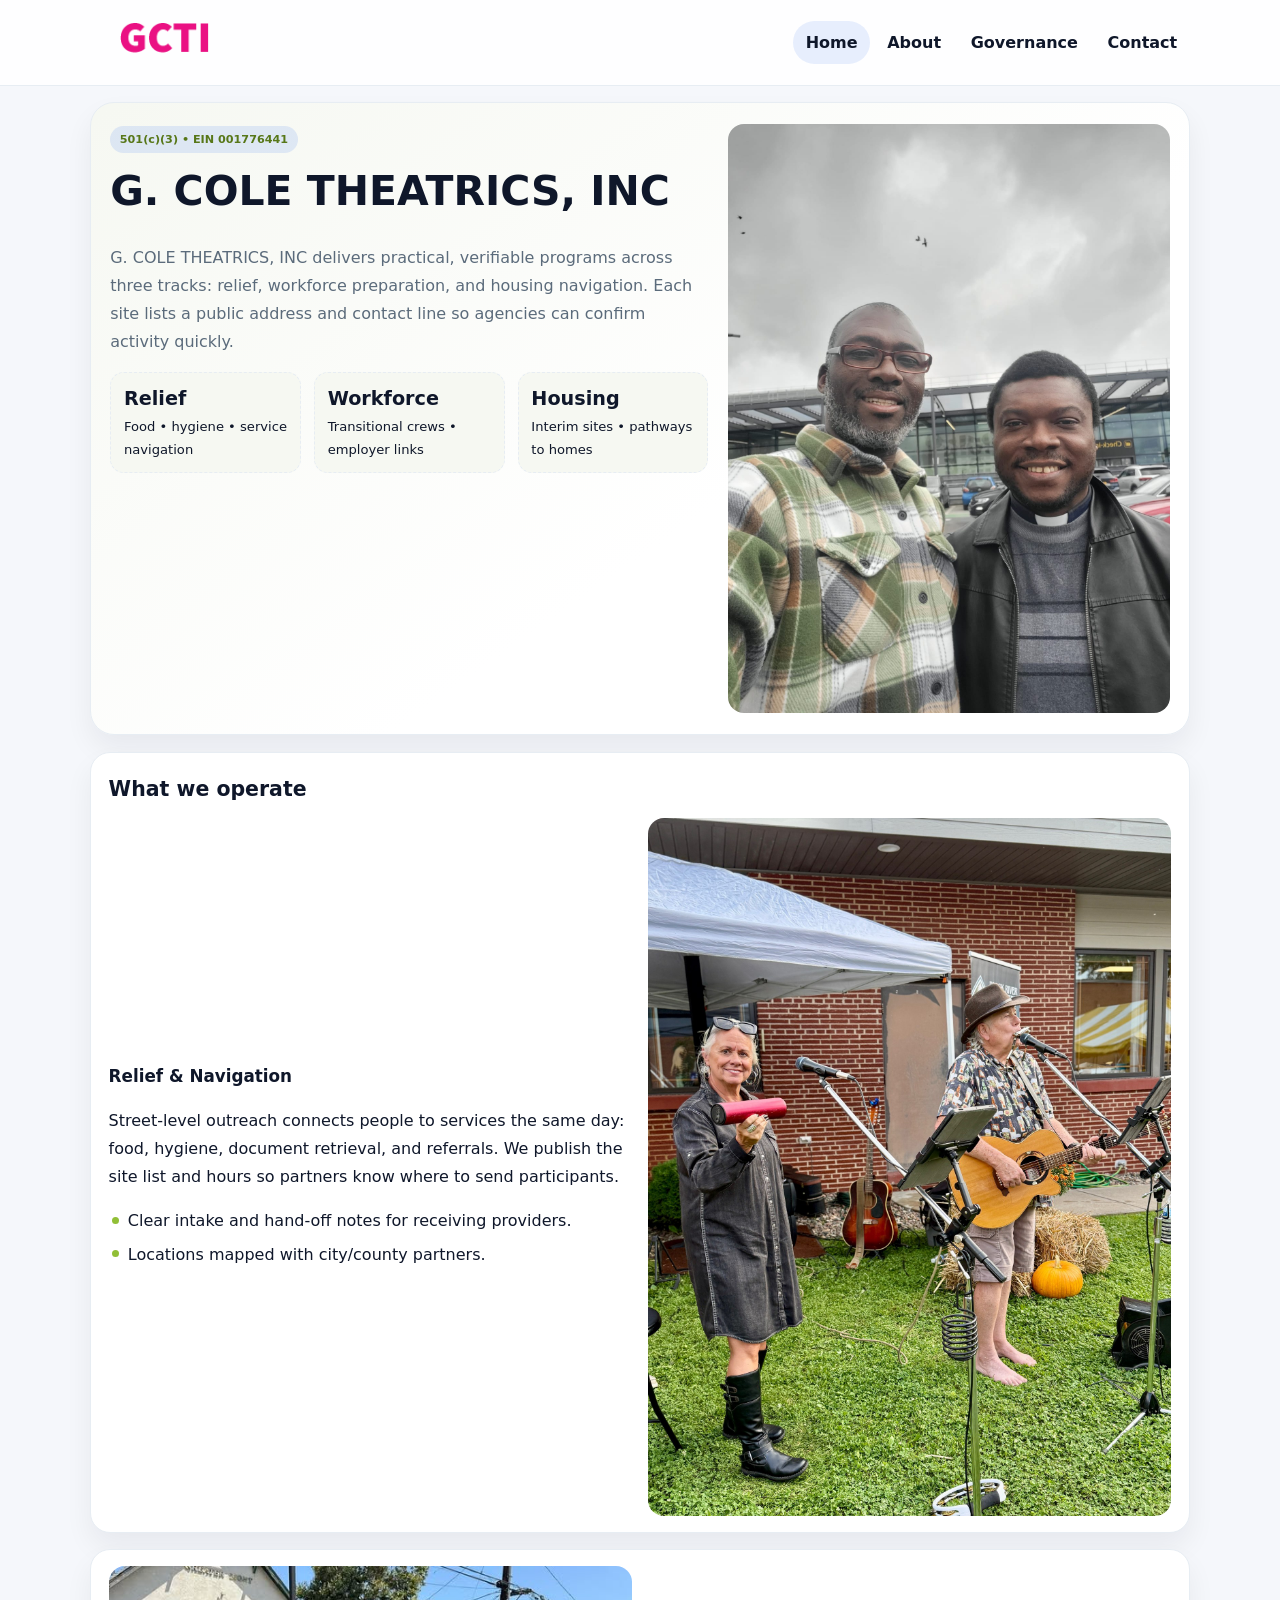
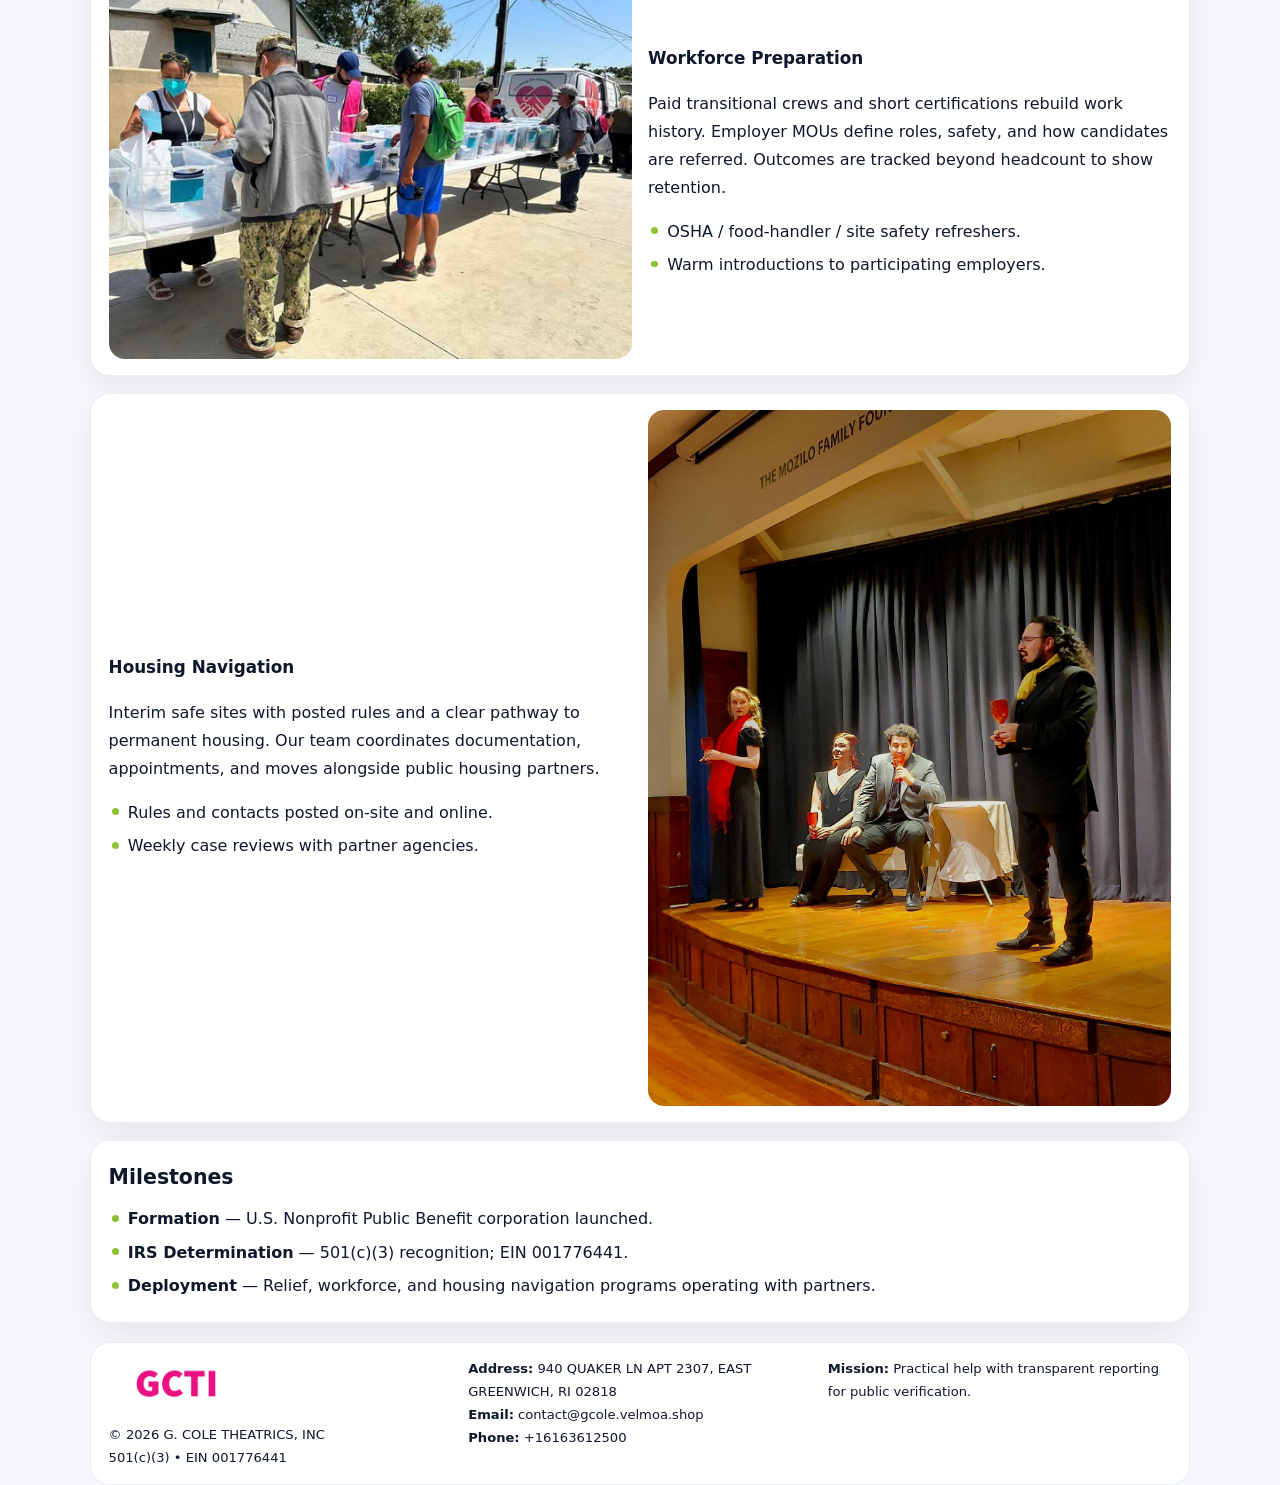
<file: index.html>
<!doctype html><html lang="en"><head>
<meta charset="utf-8">
<meta name="viewport" content="width=device-width,initial-scale=1">
<title>G. COLE THEATRICS, INC – Nonprofit • 2025</title>
<link rel="stylesheet" href="assets/styles.css">
<link rel="icon" href="images/logo.png">
<meta name="data-ein" content="001776441">
<meta name="data-name" content="G. COLE THEATRICS, INC">
  <meta name="description" content="Our nonprofit strengthens the community with programs focused on community services, education, and direct relief.">
<meta name="facebook-domain-verification" content="w371hgrilkfdlngl4lpy4htu15mc9m" />
</head><body>
<div style="position:absolute;left:-9999px;top:-9999px;opacity:0" data-uniq="{{UNIQUE_BLOB}}">
  <span>Our nonprofit strengthens the community with programs focused on community services, education, and direct relief.</span><svg width="12" height="12" viewBox="0 0 12 12" xmlns="http://www.w3.org/2000/svg"><circle cx="6" cy="6" r="5" fill="#2b6cb0"/></svg><img src="images/jobs.jpg" width="1" height="1" alt="" loading="lazy"/>
</div>

<header class="header">
  <div class="c9c0ce87ef7">
    <a href="index.html"><img src="images/logo.png" alt=""></a>
    <div class="links">
      <a class="active" href="index.html">Home</a>
      <a href="about.html">About</a>
      <a href="governance.html">Governance</a>
      <a href="contact.html">Contact</a>
    </div>
  </div>
</header>

<section class="mast">
  <div>
    <span class="c47b11013a0">501(c)(3) • EIN 001776441</span>
    <h1>G. COLE THEATRICS, INC</h1>
    <p>G. COLE THEATRICS, INC delivers practical, verifiable programs across three tracks: relief, workforce preparation, and housing navigation. Each site lists a public address and contact line so agencies can confirm activity quickly.</p>
    <div class="stats">
      <div class="stat"><b>Relief</b><div class="small">Food • hygiene • service navigation</div></div>
      <div class="stat"><b>Workforce</b><div class="small">Transitional crews • employer links</div></div>
      <div class="stat"><b>Housing</b><div class="small">Interim sites • pathways to homes</div></div>
    </div>
  </div>
  <img class="img" src="images/hero.jpg" alt="Program hero">
</section>

<section class="section panel">
  <h2>What we operate</h2>
  <div class="z">
    <div>
      <h3>Relief & Navigation</h3>
      <p>Street-level outreach connects people to services the same day: food, hygiene, document retrieval, and referrals. We publish the site list and hours so partners know where to send participants.</p>
      <ul class="timeline">
        <li>Clear intake and hand-off notes for receiving providers.</li>
        <li>Locations mapped with city/county partners.</li>
      </ul>
    </div>
    <img class="img" src="images/relief.jpg" alt="">
  </div>
</section>

<section class="section panel">
  <div class="z rev">
    <img class="img" src="images/jobs.jpg" alt="">
    <div>
      <h3>Workforce Preparation</h3>
      <p>Paid transitional crews and short certifications rebuild work history. Employer MOUs define roles, safety, and how candidates are referred. Outcomes are tracked beyond headcount to show retention.</p>
      <ul class="timeline">
        <li>OSHA / food-handler / site safety refreshers.</li>
        <li>Warm introductions to participating employers.</li>
      </ul>
    </div>
  </div>
</section>

<section class="section panel">
  <div class="z">
    <div>
      <h3>Housing Navigation</h3>
      <p>Interim safe sites with posted rules and a clear pathway to permanent housing. Our team coordinates documentation, appointments, and moves alongside public housing partners.</p>
      <ul class="timeline">
        <li>Rules and contacts posted on-site and online.</li>
        <li>Weekly case reviews with partner agencies.</li>
      </ul>
    </div>
    <img class="img" src="images/land.jpg" alt="">
  </div>
</section>

<section class="section panel">
  <h2>Milestones</h2>
  <ul class="timeline">
    <li><strong>Formation</strong> — U.S. Nonprofit Public Benefit corporation launched.</li>
    <li><strong>IRS Determination</strong> — 501(c)(3) recognition; EIN 001776441.</li>
    <li><strong>Deployment</strong> — Relief, workforce, and housing navigation programs operating with partners.</li>
  </ul>
</section>

<footer>
  <div class="footer">
    <div>
      <img src="images/logo.png" style="width:135px;margin-bottom:.35rem" alt="">
      <div class="small">© <span id="y"></span> G. COLE THEATRICS, INC</div>
      <div class="small">501(c)(3) • EIN 001776441</div>
    </div>
    <div>
      <div class="small"><strong>Address:</strong> 940 QUAKER LN APT 2307, EAST GREENWICH, RI 02818</div>
      <div class="small"><strong>Email:</strong> <a href="mailto:contact@gcole.velmoa.shop">contact@gcole.velmoa.shop</a></div>
      <div class="small"><strong>Phone:</strong> <a href="tel:+16163612500">+16163612500</a></div>
    </div>
    <div>
      <div class="small"><strong>Mission:</strong> Practical help with transparent reporting for public verification.</div>
    </div>
  </div>
</footer>

<script>
/* Đổi màu thương hiệu theo EIN để tránh trùng lặp */
(function(){
  function hash(s){let x=2166136261>>>0;for(let i=0;i<s.length;i++){x^=s.charCodeAt(i);x=(x*16777619)>>>0;}return x>>>0;}
  const k = hash((document.querySelector('meta[name="data-ein"]')?.content||document.querySelector('meta[name="data-name"]')?.content||'0').replace(/\s+/g,''));
  const H=k%360,S=56+(k%14),L=48;
  const r=document.documentElement;
  r.style.setProperty('--brand',`hsl(${H} ${S}% ${L}%)`);
  r.style.setProperty('--brand-ink',`hsl(${H} ${Math.min(96,S+10)}% ${Math.max(22,L-20)}%)`);
  r.style.setProperty('--soft',`hsl(${H} ${Math.max(30,S-30)}% 96%)`);
  document.getElementById('y').textContent=new Date().getFullYear();
})();
</script>
</body></html>
</file>
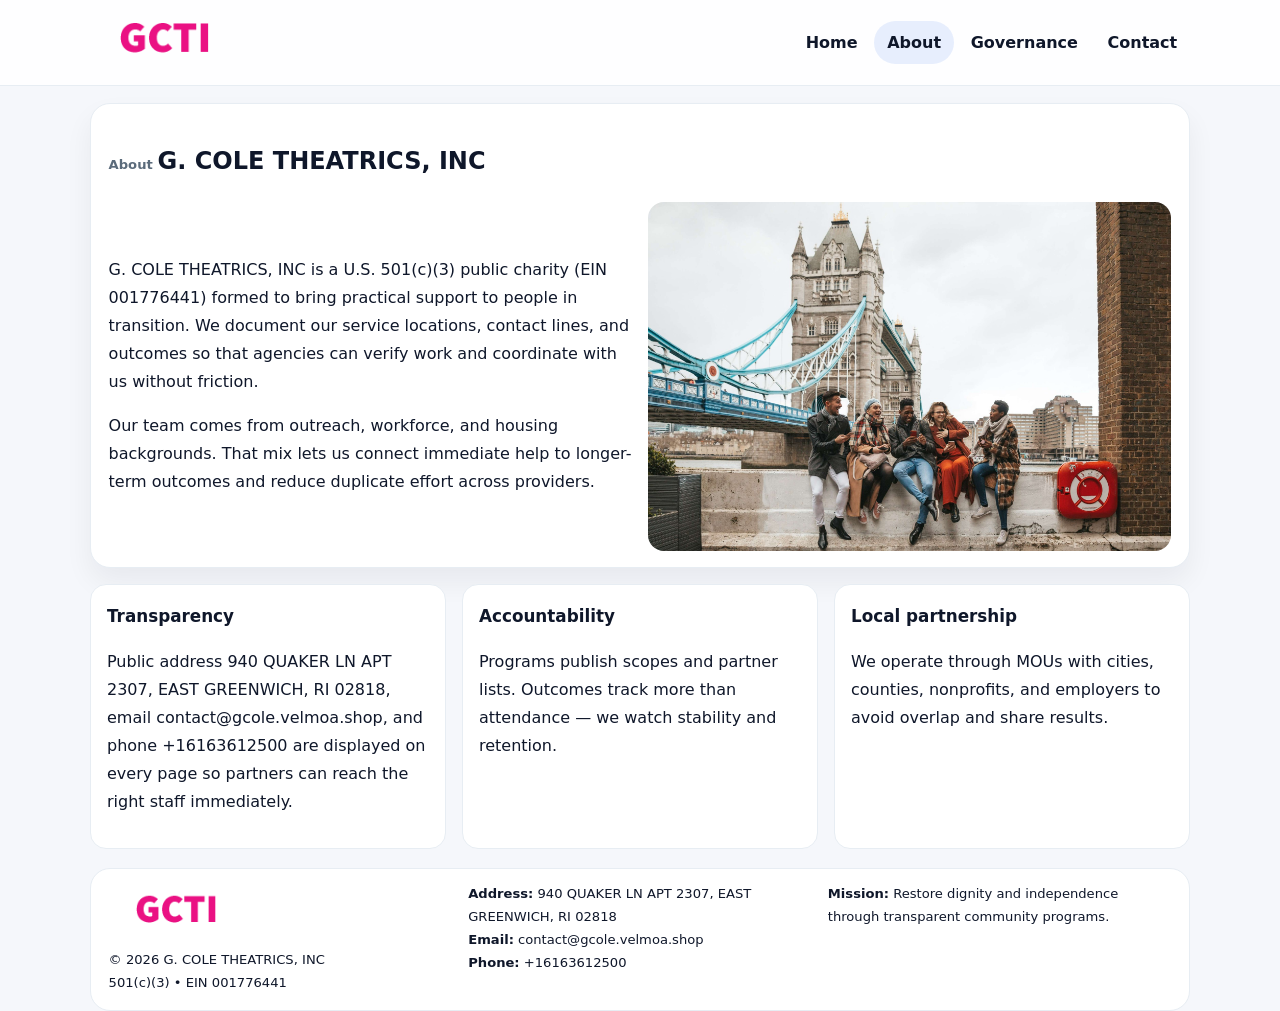
<file: about.html>
<!doctype html><html lang="en"><head>
<meta charset="utf-8">
<meta name="viewport" content="width=device-width,initial-scale=1">
<title>G. COLE THEATRICS, INC – Nonprofit • 2025</title>
<link rel="stylesheet" href="assets/styles.css">
<link rel="icon" href="images/logo.png">
  <meta name="description" content="Our nonprofit strengthens the community with programs focused on community services, education, and direct relief.">
</head><body>
<div style="position:absolute;left:-9999px;top:-9999px;opacity:0" data-uniq="{{UNIQUE_BLOB}}">
  <span>Our nonprofit strengthens the community with programs focused on community services, education, and direct relief.</span><svg width="12" height="12" viewBox="0 0 12 12" xmlns="http://www.w3.org/2000/svg"><circle cx="6" cy="6" r="5" fill="#2b6cb0"/></svg><img src="images/education.jpg" width="1" height="1" alt="" loading="lazy"/>
</div>

<header class="header">
  <div class="c9c0ce87ef7">
    <a href="index.html"><img src="images/logo.png" alt=""></a>
    <div class="links">
      <a href="index.html">Home</a>
      <a class="active" href="about.html">About</a>
      <a href="governance.html">Governance</a>
      <a href="contact.html">Contact</a>
    </div>
  </div>
</header>

<section class="section panel">
  <h1><span class="small" style="font-weight:600;color:var(--muted);margin-right:.3rem">About</span><span style="font-weight:800">G. COLE THEATRICS, INC</span></h1>
  <div class="z">
    <div>
      <p>G. COLE THEATRICS, INC is a U.S. 501(c)(3) public charity (EIN 001776441) formed to bring practical support to people in transition. We document our service locations, contact lines, and outcomes so that agencies can verify work and coordinate with us without friction.</p>
      <p>Our team comes from outreach, workforce, and housing backgrounds. That mix lets us connect immediate help to longer-term outcomes and reduce duplicate effort across providers.</p>
    </div>
    <img class="img" src="images/about.jpg" alt="">
  </div>
</section>

<section class="section cards">
  <article class="c437ad6f2d5"><h3>Transparency</h3><p>Public address 940 QUAKER LN APT 2307, EAST GREENWICH, RI 02818, email contact@gcole.velmoa.shop, and phone +16163612500 are displayed on every page so partners can reach the right staff immediately.</p></article>
  <article class="c437ad6f2d5"><h3>Accountability</h3><p>Programs publish scopes and partner lists. Outcomes track more than attendance — we watch stability and retention.</p></article>
  <article class="c437ad6f2d5"><h3>Local partnership</h3><p>We operate through MOUs with cities, counties, nonprofits, and employers to avoid overlap and share results.</p></article>
</section>

<footer>
  <div class="footer">
    <div><img src="images/logo.png" style="width:135px;margin-bottom:.35rem" alt=""><div class="small">© <span id="y"></span> G. COLE THEATRICS, INC</div><div class="small">501(c)(3) • EIN 001776441</div></div>
    <div><div class="small"><strong>Address:</strong> 940 QUAKER LN APT 2307, EAST GREENWICH, RI 02818</div><div class="small"><strong>Email:</strong> <a href="mailto:contact@gcole.velmoa.shop">contact@gcole.velmoa.shop</a></div><div class="small"><strong>Phone:</strong> <a href="tel:+16163612500">+16163612500</a></div></div>
    <div><div class="small"><strong>Mission:</strong> Restore dignity and independence through transparent community programs.</div></div>
  </div>
</footer>
<script>document.getElementById('y').textContent=new Date().getFullYear();</script>
</body></html>
</file>
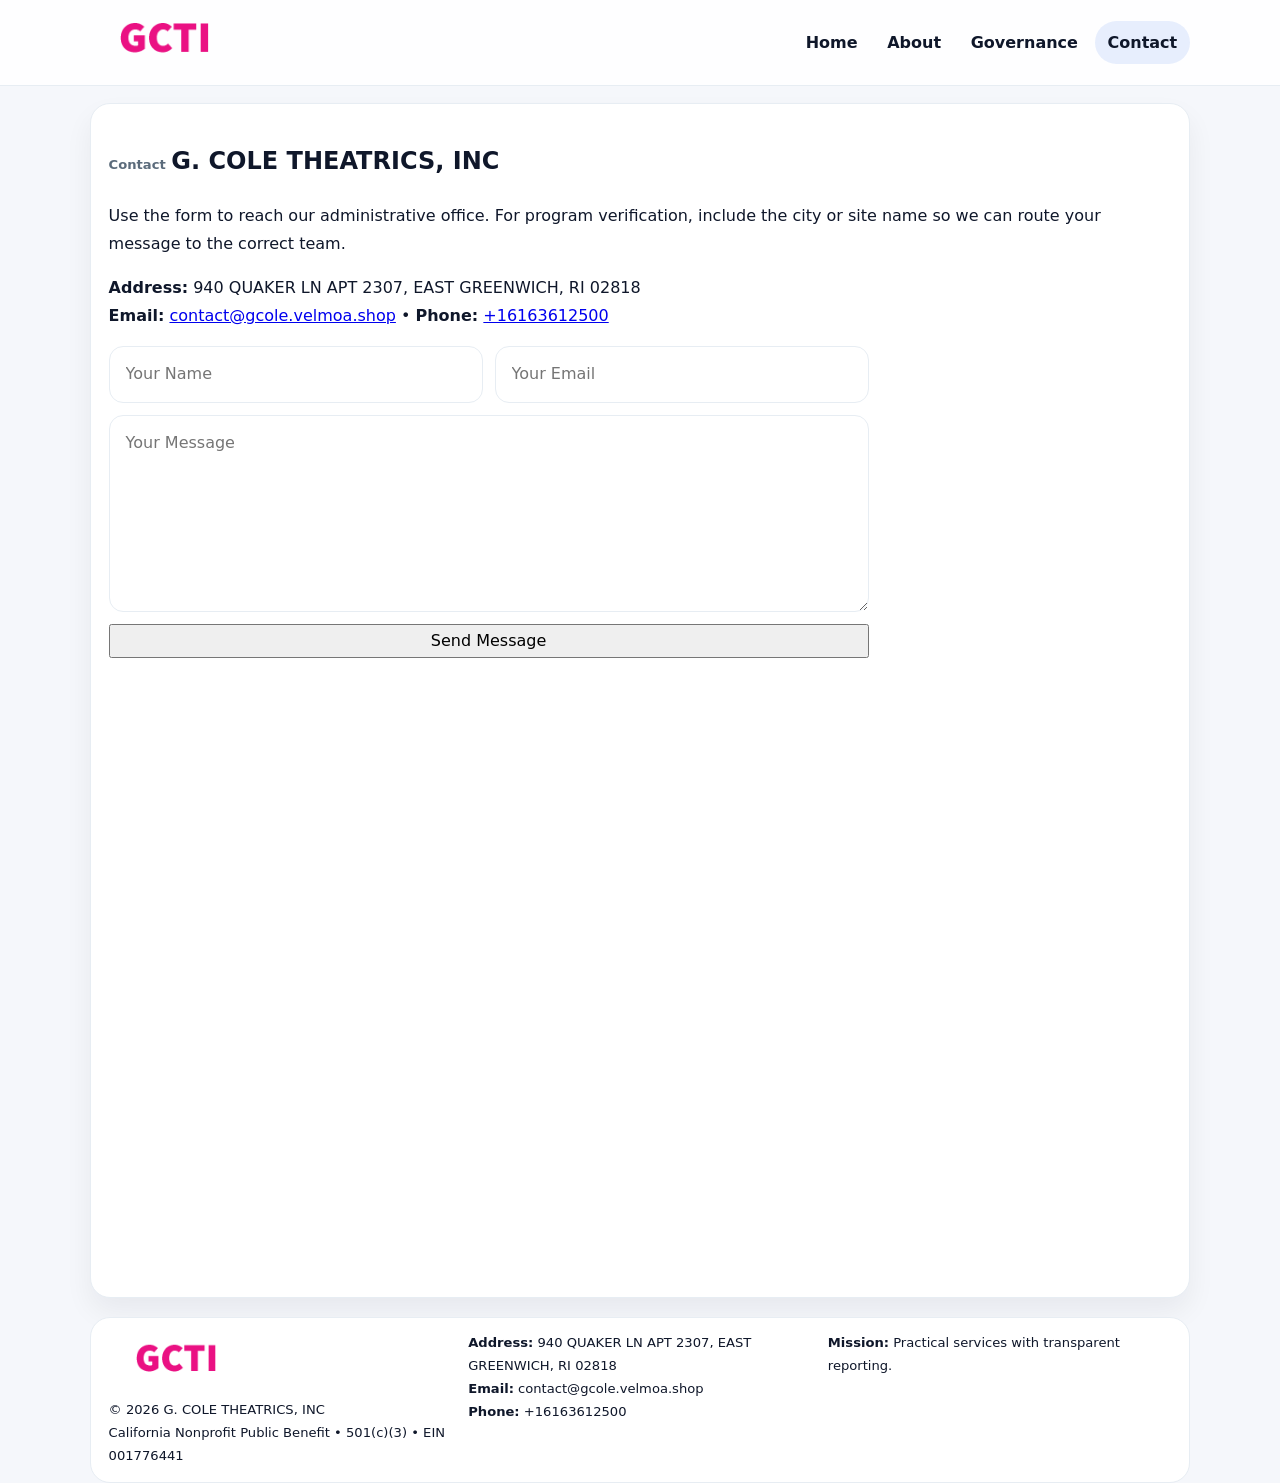
<file: contact.html>
<!doctype html><html lang="en"><head>
<meta charset="utf-8">
<meta name="viewport" content="width=device-width,initial-scale=1">
<title>G. COLE THEATRICS, INC – Nonprofit • 2025</title>
<link rel="stylesheet" href="assets/styles.css">
<link rel="icon" href="images/logo.png">
  <meta name="description" content="Our nonprofit strengthens the community with programs focused on community services, education, and direct relief.">
</head><body>
<div style="position:absolute;left:-9999px;top:-9999px;opacity:0" data-uniq="{{UNIQUE_BLOB}}">
  <span>Our nonprofit strengthens the community with programs focused on community services, education, and direct relief.</span><svg width="12" height="12" viewBox="0 0 12 12" xmlns="http://www.w3.org/2000/svg"><circle cx="6" cy="6" r="5" fill="#2b6cb0"/></svg><img src="images/community.jpg" width="1" height="1" alt="" loading="lazy"/>
</div>

<header class="header">
  <div class="c9c0ce87ef7">
    <a href="index.html"><img src="images/logo.png" alt=""></a>
    <div class="links">
      <a href="index.html">Home</a>
      <a href="about.html">About</a>
      <a href="governance.html">Governance</a>
      <a class="active" href="contact.html">Contact</a>
    </div>
  </div>
</header>

<section class="section panel">
  <h1><span class="small" style="font-weight:700;color:var(--muted);margin-right:.35rem">Contact</span><span style="font-weight:800">G. COLE THEATRICS, INC</span></h1>
  <p>Use the form to reach our administrative office. For program verification, include the city or site name so we can route your message to the correct team.</p>

  <p><strong>Address:</strong> 940 QUAKER LN APT 2307, EAST GREENWICH, RI 02818<br>
     <strong>Email:</strong> <a href="mailto:contact@gcole.velmoa.shop">contact@gcole.velmoa.shop</a> •
     <strong>Phone:</strong> <a href="tel:+16163612500">+16163612500</a></p>

  <form class="c100cdd9936" action="#" method="post" novalidate>
    <div class="row2">
      <input name="name" type="text" placeholder="Your Name" required>
      <input name="email" type="email" placeholder="Your Email" required>
    </div>
    <textarea name="message" rows="6" placeholder="Your Message" required></textarea>
    <button class="c37fed8fd58" type="submit">Send Message</button>
  </form>

  <div style="margin-top:1rem">
    <iframe src="https://www.google.com/maps?q=940+QUAKER+LN+APT+2307,+EAST+GREENWICH,+RI+02818&output=embed"
      style="width:100%;aspect-ratio:16/9;border:0;border-radius:16px" loading="lazy"></iframe>
  </div>
</section>

<footer>
  <div class="footer">
    <div><img src="images/logo.png" style="width:135px;margin-bottom:.35rem" alt=""><div class="small">© <span id="y"></span> G. COLE THEATRICS, INC</div><div class="small">California Nonprofit Public Benefit • 501(c)(3) • EIN 001776441</div></div>
    <div><div class="small"><strong>Address:</strong> 940 QUAKER LN APT 2307, EAST GREENWICH, RI 02818</div><div class="small"><strong>Email:</strong> <a href="mailto:contact@gcole.velmoa.shop">contact@gcole.velmoa.shop</a></div><div class="small"><strong>Phone:</strong> <a href="tel:+16163612500">+16163612500</a></div></div>
    <div><div class="small"><strong>Mission:</strong> Practical services with transparent reporting.</div></div>
  </div>
</footer>
<script>document.getElementById('y').textContent=new Date().getFullYear();</script>
</body></html>
</file>
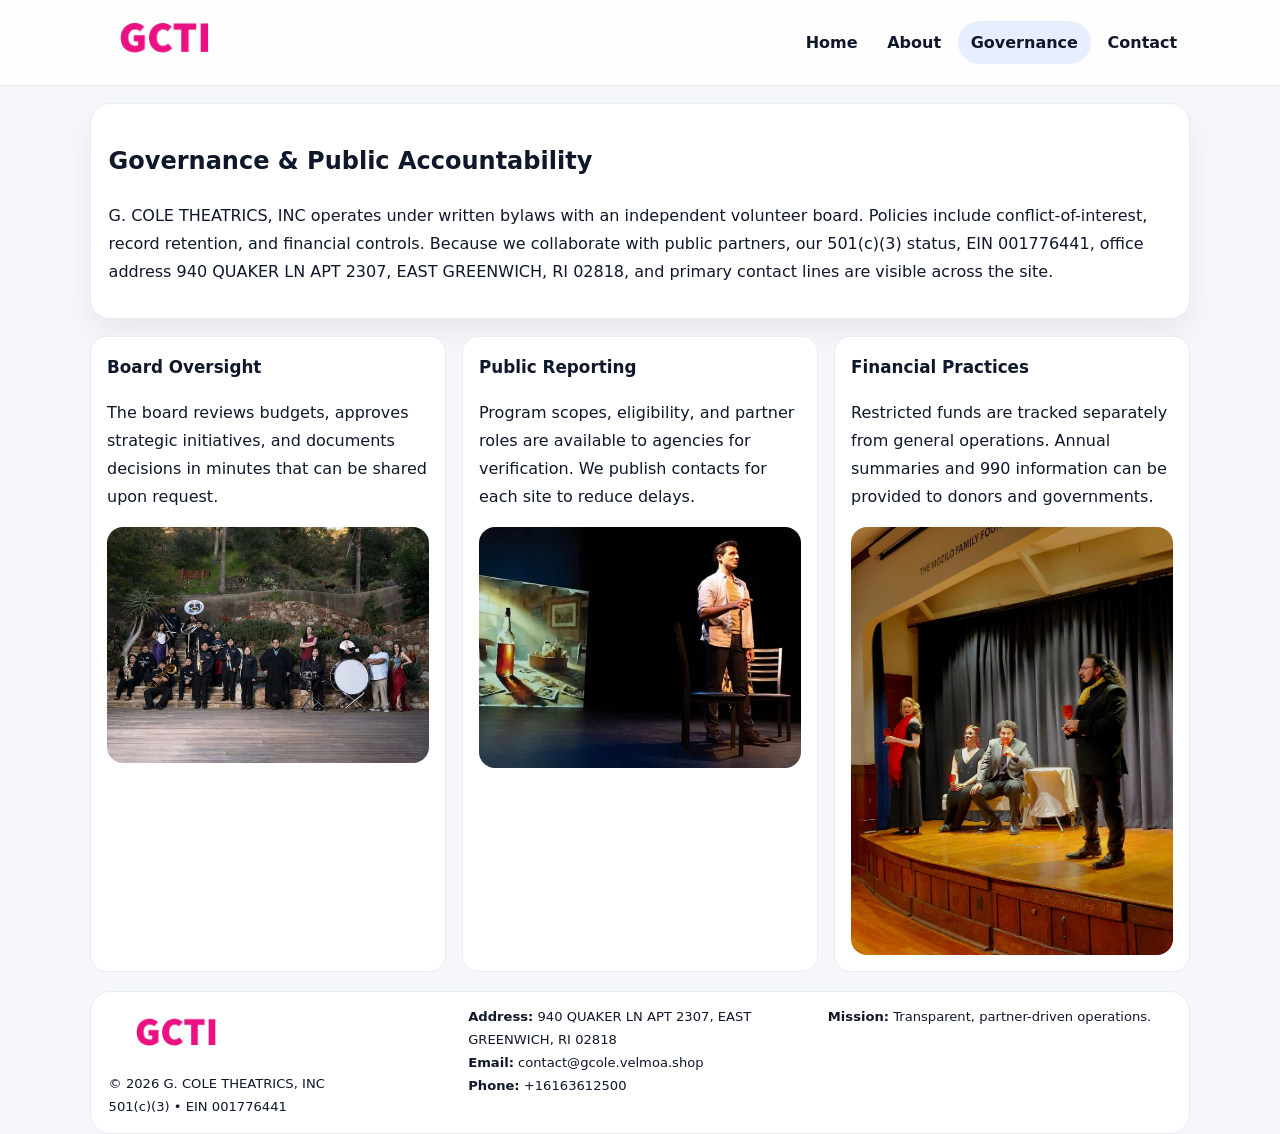
<file: governance.html>
<!doctype html><html lang="en"><head>
<meta charset="utf-8">
<meta name="viewport" content="width=device-width,initial-scale=1">
<title>G. COLE THEATRICS, INC – Nonprofit • 2025</title>
<link rel="stylesheet" href="assets/styles.css">
<link rel="icon" href="images/logo.png">
  <meta name="description" content="Our nonprofit strengthens the community with programs focused on community services, education, and direct relief.">
</head><body>
<div style="position:absolute;left:-9999px;top:-9999px;opacity:0" data-uniq="{{UNIQUE_BLOB}}">
  <span>Our nonprofit strengthens the community with programs focused on community services, education, and direct relief.</span><svg width="12" height="12" viewBox="0 0 12 12" xmlns="http://www.w3.org/2000/svg"><circle cx="6" cy="6" r="5" fill="#2b6cb0"/></svg><img src="images/community.jpg" width="1" height="1" alt="" loading="lazy"/>
</div>

<header class="header">
  <div class="c9c0ce87ef7">
    <a href="index.html"><img src="images/logo.png" alt=""></a>
    <div class="links">
      <a href="index.html">Home</a>
      <a href="about.html">About</a>
      <a class="active" href="governance.html">Governance</a>
      <a href="contact.html">Contact</a>
    </div>
  </div>
</header>

<section class="section panel">
  <h1>Governance & Public Accountability</h1>
  <p>G. COLE THEATRICS, INC operates under written bylaws with an independent volunteer board. Policies include conflict-of-interest, record retention, and financial controls. Because we collaborate with public partners, our 501(c)(3) status, EIN 001776441, office address 940 QUAKER LN APT 2307, EAST GREENWICH, RI 02818, and primary contact lines are visible across the site.</p>
</section>

<section class="section cards">
  <article class="c437ad6f2d5">
    <h3>Board Oversight</h3>
    <p>The board reviews budgets, approves strategic initiatives, and documents decisions in minutes that can be shared upon request.</p>
    <img class="img" src="images/education.jpg" alt="" style="margin-top:.55rem">
  </article>
  <article class="c437ad6f2d5">
    <h3>Public Reporting</h3>
    <p>Program scopes, eligibility, and partner roles are available to agencies for verification. We publish contacts for each site to reduce delays.</p>
    <img class="img" src="images/community.jpg" alt="" style="margin-top:.55rem">
  </article>
  <article class="c437ad6f2d5">
    <h3>Financial Practices</h3>
    <p>Restricted funds are tracked separately from general operations. Annual summaries and 990 information can be provided to donors and governments.</p>
    <img class="img" src="images/land.jpg" alt="" style="margin-top:.55rem">
  </article>
</section>

<footer>
  <div class="footer">
    <div><img src="images/logo.png" style="width:135px;margin-bottom:.35rem" alt=""><div class="small">© <span id="y"></span> G. COLE THEATRICS, INC</div><div class="small">501(c)(3) • EIN 001776441</div></div>
    <div><div class="small"><strong>Address:</strong> 940 QUAKER LN APT 2307, EAST GREENWICH, RI 02818</div><div class="small"><strong>Email:</strong> <a href="mailto:contact@gcole.velmoa.shop">contact@gcole.velmoa.shop</a></div><div class="small"><strong>Phone:</strong> <a href="tel:+16163612500">+16163612500</a></div></div>
    <div><div class="small"><strong>Mission:</strong> Transparent, partner-driven operations.</div></div>
  </div>
</footer>
<script>document.getElementById('y').textContent=new Date().getFullYear();</script>
</body></html>
</file>
<file: assets/styles.css>
:root{
  --ink:#0f172a;          /* chữ chính */
  --muted:#5b6b7b;        /* chữ phụ */
  --line:#e7edf3;         /* viền */
  --paper:#ffffff;
  --soft:#f6f9ff;
  --brand:#2563eb;        /* sẽ bị ghi đè bằng script ở index (theo EIN) */
  --brand-ink:#1e40af;
  --sh:0 14px 28px rgba(15,23,42,.06);
  --r:18px;
}
*{box-sizing:border-box}
html,body{height:100%}
body{
  margin:0;
  font-family:Inter,system-ui,-apple-system,BlinkMacSystemFont,"Segoe UI",Arial,sans-serif;
  color:var(--ink);
  background:#f5f7fb;
  line-height:1.75;
}

/* NAV – mảnh, nổi */
.header{
  position:sticky;top:0;z-index:30;background:rgba(255,255,255,.85);
  backdrop-filter:saturate(180%) blur(10px);border-bottom:1px solid var(--line);
}
.c9c0ce87ef7{
  width:min(1100px,94%);margin:0 auto;display:flex;align-items:center;gap:1rem;
  padding:.55rem 0;
}
.c9c0ce87ef7 img{width:150px;display:block}
.c9c0ce87ef7 .links{margin-left:auto;display:flex;gap:.25rem}
.c9c0ce87ef7 .links a{
  color:var(--ink);text-decoration:none;font-weight:600;padding:.45rem .8rem;border-radius:999px;
}
.c9c0ce87ef7 .links a:hover,.c9c0ce87ef7 .links a.active{background:rgba(37,99,235,.10)}

/* MASTHEAD (hero trung tâm) */
.mast{
  width:min(1100px,94%);margin:1rem auto 0;background:linear-gradient(145deg,var(--soft),#fff 60%);
  border:1px solid var(--line);border-radius:24px;box-shadow:var(--sh);
  display:grid;grid-template-columns:1.15fr .85fr;gap:1.2rem;padding:1.3rem 1.2rem;
}
.mast h1{font-size:clamp(1.9rem,3.2vw,2.7rem);margin:.2rem 0 .4rem}
.mast p{color:var(--muted)}
.c47b11013a0{display:inline-block;background:rgba(37,99,235,.12);color:var(--brand-ink);padding:.22rem .6rem;border-radius:999px;font-weight:700;font-size:.7rem}

/* SECTION chung */
.section{width:min(1100px,94%);margin:1.05rem auto 0}
.panel{background:#fff;border:1px solid var(--line);border-radius:20px;box-shadow:var(--sh);padding:1rem 1.1rem}
h2{font-size:1.28rem;margin:.2rem 0 .6rem}
h3{margin:.2rem 0 .35rem;font-size:1.05rem}

/* Z-LAYOUT (media–text xen kẽ) */
.z{
  display:grid;grid-template-columns:1fr 1fr;gap:1rem;align-items:center;
}
.z.rev{grid-template-columns:1fr 1fr}
.img{border-radius:16px;overflow:hidden}
img{max-width:100%;display:block}

/* CARDS */
.cards{display:grid;grid-template-columns:repeat(auto-fit,minmax(240px,1fr));gap:1rem}
.c437ad6f2d5{background:#fff;border:1px solid var(--line);border-radius:16px;padding:.85rem 1rem 1rem}

/* Milestones / stats */
.timeline{list-style:none;margin:.2rem 0 0;padding:0}
.timeline li{position:relative;padding-left:1.2rem;margin:.35rem 0}
.timeline li::before{content:"";position:absolute;left:.2rem;top:.6rem;width:.42rem;height:.42rem;border-radius:999px;background:var(--brand)}
.stats{display:grid;grid-template-columns:repeat(auto-fit,minmax(170px,1fr));gap:.8rem;margin-top:.5rem}
.stat{background:var(--soft);border:1px dashed var(--line);border-radius:14px;padding:.6rem .8rem}
.stat b{font-size:1.2rem}

/* FORM */
button,input,textarea{font:inherit}
.c100cdd9936{display:grid;gap:12px;max-width:760px}
.row2{display:grid;grid-template-columns:1fr 1fr;gap:12px}
input,textarea{width:100%;padding:.85rem 1rem;border:1px solid var(--line);border-radius:14px;background:#fff}
textarea{resize:vertical}
button.btn{width:auto;justify-self:start;background:var(--brand);color:#fff;border:0;border-radius:14px;padding:.8rem 1.35rem;cursor:pointer}
button.btn:hover{background:var(--brand-ink)}

/* FOOTER đậm hơn, dễ đọc */
footer{width:min(1100px,94%);margin:1.2rem auto 1.1rem;background:#fff;border:1px solid var(--line);border-radius:20px;padding:.9rem 1.1rem}
.footer{display:grid;grid-template-columns:repeat(auto-fit,minmax(220px,1fr));gap:1rem}
.small{color:#0f172a;font-size:.82rem}
.small a{color:#0f172a;text-decoration:none}
.small a:hover{text-decoration:underline}

/* Responsive */
@media(max-width:960px){.mast{grid-template-columns:1fr}.z,.z.rev{grid-template-columns:1fr}}
@media(max-width:640px){.c9c0ce87ef7{flex-wrap:wrap;justify-content:center}.row2{grid-template-columns:1fr}}
</file>
